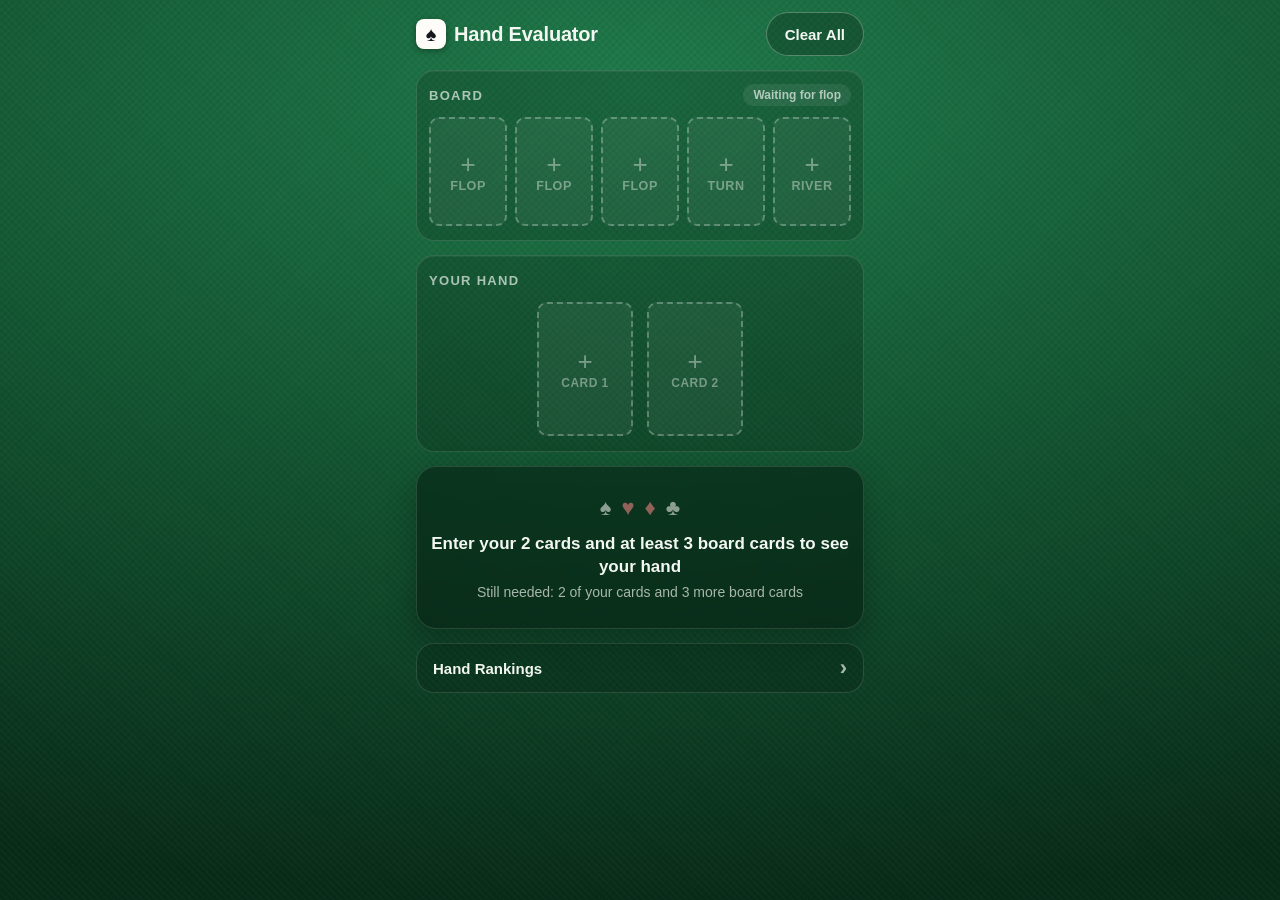
<file: index.html>
<!DOCTYPE html>
<html lang="en">
<head>
  <meta charset="utf-8">
  <meta name="viewport" content="width=device-width, initial-scale=1, maximum-scale=1, user-scalable=no, viewport-fit=cover">
  <title>Poker Hand Evaluator</title>
  <meta name="description" content="Four-deck poker hand evaluator: enter your 2 cards and the board to see your official hand and your House Points.">

  <!-- PWA / iPhone -->
  <meta name="theme-color" content="#0c3a22">
  <meta name="apple-mobile-web-app-capable" content="yes">
  <meta name="mobile-web-app-capable" content="yes">
  <meta name="apple-mobile-web-app-status-bar-style" content="black-translucent">
  <meta name="apple-mobile-web-app-title" content="Poker Hand">
  <meta name="format-detection" content="telephone=no">
  <link rel="apple-touch-icon" href="icons/apple-touch-icon.png">
  <link rel="icon" type="image/png" sizes="32x32" href="icons/favicon-32.png">
  <link rel="manifest" href="manifest.json">

  <link rel="stylesheet" href="styles.css">
</head>
<body>
  <main class="app">
    <header class="topbar">
      <h1><span class="logo" aria-hidden="true">&#x2660;&#xFE0E;</span> Hand Evaluator</h1>
      <button type="button" class="btn-clear" id="clear-all">Clear All</button>
    </header>

    <section class="zone" aria-labelledby="board-title">
      <div class="zone-head">
        <h2 id="board-title">Board</h2>
        <span class="stage-chip" id="stage-chip">Waiting for flop</span>
      </div>
      <div class="slots slots-board" id="board-slots"></div>
    </section>

    <section class="zone zone-hand" aria-labelledby="hand-title">
      <div class="zone-head">
        <h2 id="hand-title">Your Hand</h2>
      </div>
      <div class="slots slots-hand" id="hand-slots"></div>
    </section>

    <section class="result-wrap" id="result" aria-live="polite">
      <div class="res-hint" id="res-hint">
        <div class="hint-suits" aria-hidden="true">
          <span>&#x2660;&#xFE0E;</span><span class="red">&#x2665;&#xFE0E;</span><span class="red">&#x2666;&#xFE0E;</span><span>&#x2663;&#xFE0E;</span>
        </div>
        <p class="hint-main">Enter your 2 cards and at least 3 board cards to see your hand</p>
        <p class="hint-sub" id="hint-sub"></p>
      </div>

      <div class="result panel-official" id="res-body" hidden>
        <div class="panel-label">Official Ranking</div>
        <div class="res-top">
          <span class="res-stage" id="res-stage"></span>
          <span class="chip-up" id="chip-up" hidden></span>
        </div>
        <div class="res-name" id="res-name"></div>
        <div class="res-desc" id="res-desc"></div>
        <div class="res-meter">
          <div class="res-score"><strong id="res-rank">0</strong> <span id="res-rank-max">out of 10</span></div>
          <div class="bar" id="res-bar" aria-hidden="true"></div>
        </div>
        <div class="res-best-label">Your best 5 cards</div>
        <div class="res-cards" id="res-cards"></div>
        <p class="res-note" id="res-note" hidden></p>
      </div>

      <div class="result panel-house" id="house-body" hidden>
        <div class="panel-label">House Points</div>
        <div class="house-top">
          <div class="house-total"><strong id="house-total">0</strong><span>points</span></div>
          <span class="chip-up" id="house-chip-up" hidden></span>
        </div>
        <p class="house-empty" id="house-empty" hidden>No House Points on this hand yet.</p>
        <ol class="house-breakdown" id="house-breakdown"></ol>
      </div>
    </section>

    <details class="cheat" id="cheat">
      <summary>Hand Rankings</summary>
      <ol class="cheat-list" id="cheat-list"></ol>
    </details>
  </main>

  <!-- Bottom-sheet picker (rank &#x2192; suit, or change/remove) -->
  <div class="backdrop" id="backdrop" aria-hidden="true">
    <div class="sheet" id="sheet" role="dialog" aria-modal="true" aria-labelledby="sheet-title">
      <div class="sheet-grip" aria-hidden="true"></div>
      <div class="sheet-head">
        <button type="button" class="sheet-btn" id="sheet-back" aria-label="Back">&#x2039; Back</button>
        <div class="sheet-titles">
          <h3 id="sheet-title"></h3>
          <p id="sheet-sub"></p>
        </div>
        <button type="button" class="sheet-btn sheet-close" id="sheet-close" aria-label="Close">&#x2715;</button>
      </div>
      <div class="sheet-body" id="sheet-body"></div>
    </div>
  </div>

  <script src="evaluator.js"></script>
  <script src="scoring.js"></script>
  <script src="app.js"></script>
</body>
</html>
</file>
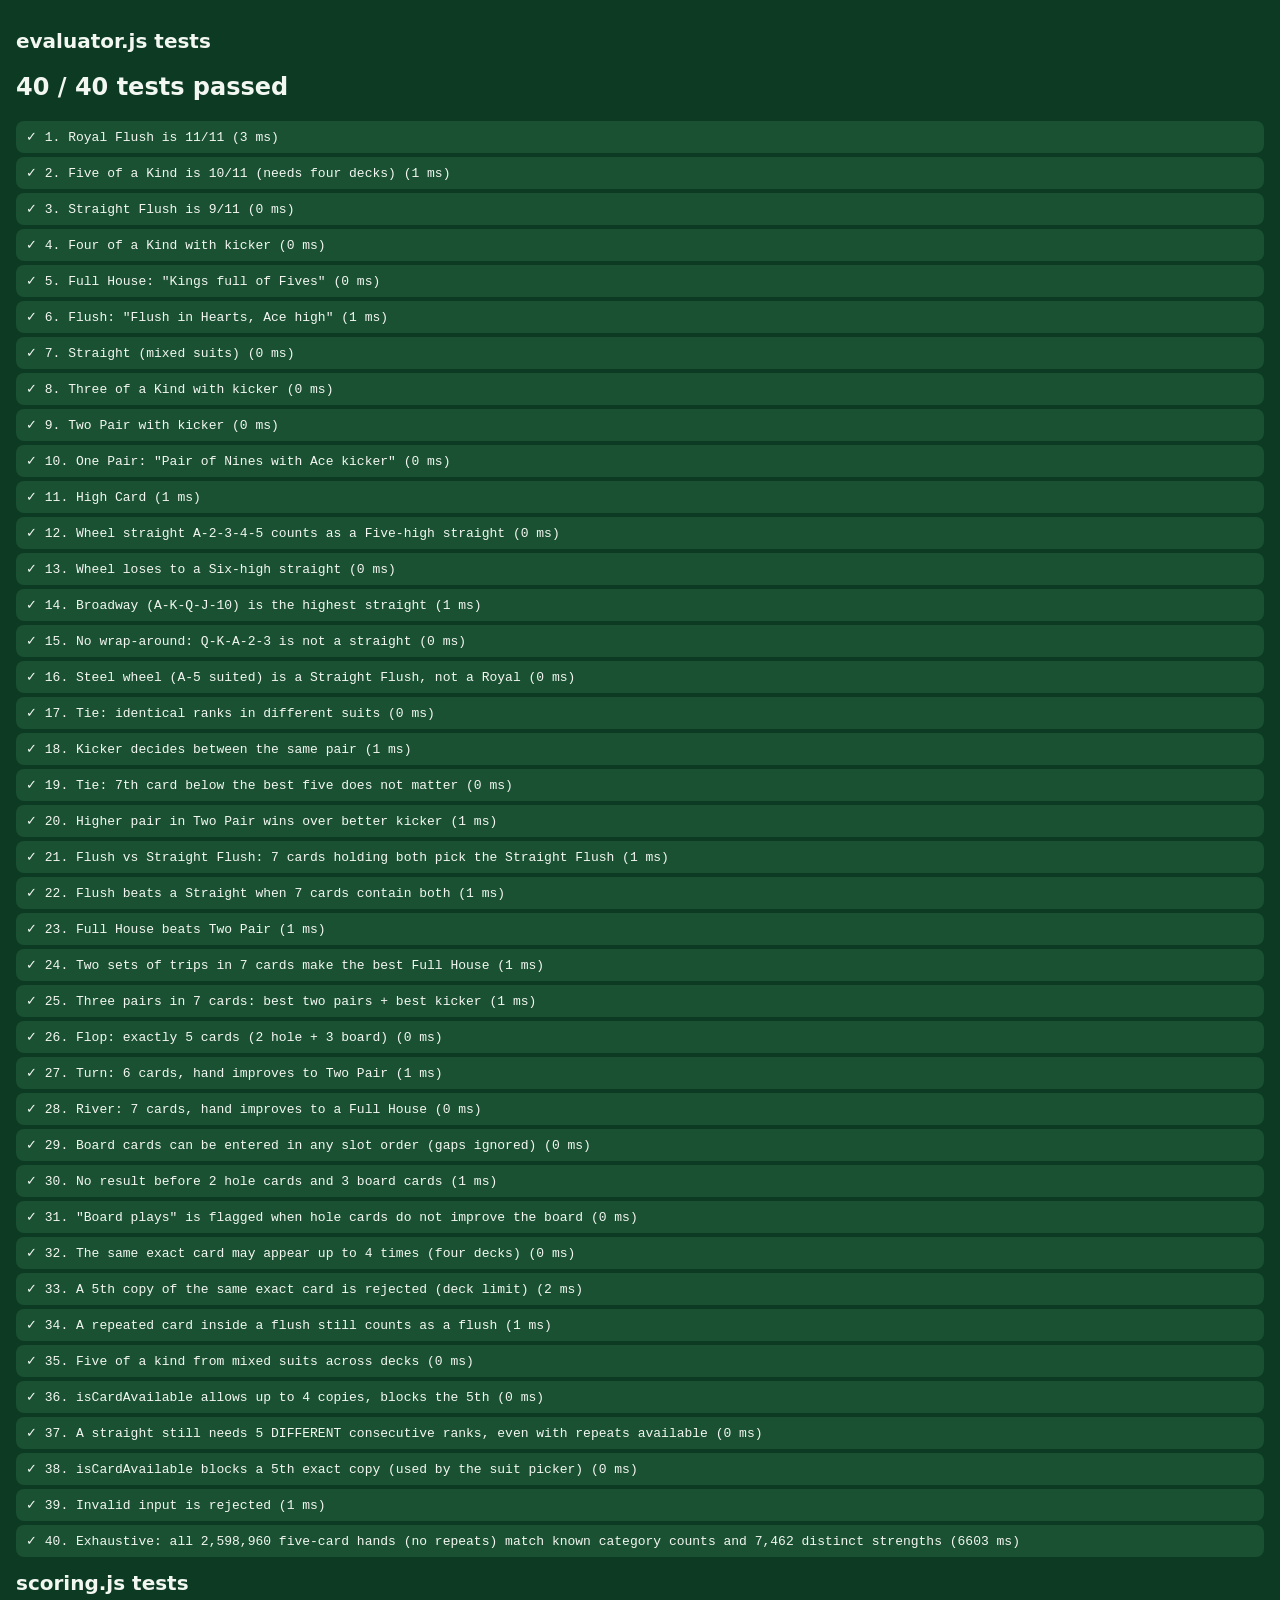
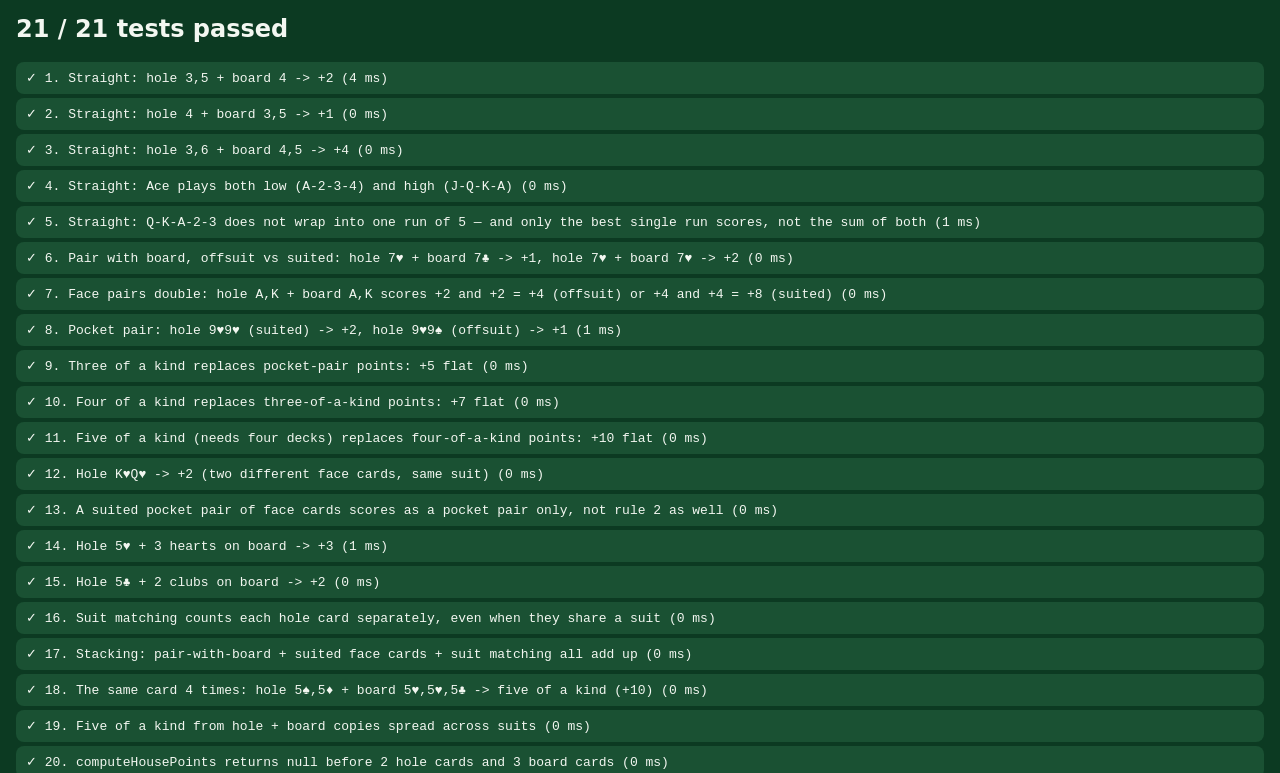
<file: tests/index.html>
<!DOCTYPE html>
<html lang="en">
<head>
  <meta charset="utf-8">
  <meta name="viewport" content="width=device-width, initial-scale=1">
  <title>Evaluator & Scoring Tests</title>
  <style>
    body { font-family: -apple-system, system-ui, sans-serif; background: #0c3a22; color: #f3f7f1; margin: 0; padding: 16px; }
    h1 { font-size: 20px; }
    pre { white-space: pre-wrap; margin: 4px 0; padding: 8px 10px; border-radius: 8px; font-size: 13px; }
    .ok { background: rgba(126, 240, 174, 0.12); }
    .fail { background: rgba(255, 110, 110, 0.25); }
  </style>
</head>
<body>
  <h1>evaluator.js tests</h1>
  <div id="results">Running&#x2026; (the exhaustive test takes a few seconds)</div>
  <h1>scoring.js tests</h1>
  <div id="scoring-results">Running&#x2026;</div>
  <script src="../evaluator.js"></script>
  <script src="../scoring.js"></script>
  <script>
    setTimeout(function () {
      var a = document.createElement('script'); a.src = 'evaluator.test.js'; document.body.appendChild(a);
      var b = document.createElement('script'); b.src = 'scoring.test.js'; document.body.appendChild(b);
    }, 50);
  </script>
</body>
</html>
</file>
<file: styles.css>
:root {
  --felt-hi: #1f7a4a;
  --felt: #125330;
  --felt-lo: #082b18;
  --ink: #f3f7f1;
  --muted: rgba(243, 247, 241, 0.68);
  --faint: rgba(243, 247, 241, 0.42);
  --line: rgba(255, 255, 255, 0.13);
  --panel: rgba(3, 22, 12, 0.5);
  --gold: #f2c14e;
  --gold-soft: rgba(242, 193, 78, 0.16);
  --up: #7ef0ae;
  --card-bg: #fdfcf8;
  --card-edge: #d9d6cc;
  --card-red: #d0243a;
  --card-black: #15171c;
  --sheet-bg: #0f2b1c;

  --safe-t: env(safe-area-inset-top, 0px);
  --safe-r: env(safe-area-inset-right, 0px);
  --safe-b: env(safe-area-inset-bottom, 0px);
  --safe-l: env(safe-area-inset-left, 0px);
}

* { box-sizing: border-box; -webkit-tap-highlight-color: transparent; }

html {
  -webkit-text-size-adjust: 100%;
  text-size-adjust: 100%;
  background: var(--felt-lo);
}

body {
  margin: 0;
  min-height: 100vh;
  min-height: 100dvh;
  font-family: -apple-system, BlinkMacSystemFont, "SF Pro Text", "Segoe UI", Roboto, "Helvetica Neue", sans-serif;
  color: var(--ink);
  touch-action: manipulation;          /* no double-tap zoom */
  -webkit-user-select: none;
  user-select: none;
  -webkit-touch-callout: none;
  overscroll-behavior-y: none;
}

/* Felt: a fixed layer (background-attachment: fixed is broken on iOS). */
body::before {
  content: "";
  position: fixed;
  inset: 0;
  z-index: -1;
  background:
    repeating-linear-gradient(45deg, rgba(255, 255, 255, 0.018) 0 2px, transparent 2px 5px),
    repeating-linear-gradient(-45deg, rgba(0, 0, 0, 0.05) 0 2px, transparent 2px 5px),
    radial-gradient(130% 90% at 50% 10%, var(--felt-hi) 0%, var(--felt) 50%, var(--felt-lo) 100%);
}

body.sheet-open { overflow: hidden; }

button {
  font: inherit;
  color: inherit;
  cursor: pointer;
  touch-action: manipulation;
}

.app {
  max-width: 480px;
  margin: 0 auto;
  padding:
    calc(var(--safe-t) + 12px)
    calc(var(--safe-r) + 16px)
    calc(var(--safe-b) + 28px)
    calc(var(--safe-l) + 16px);
  display: flex;
  flex-direction: column;
  gap: 14px;
}

/* ---------- Top bar ---------- */

.topbar {
  display: flex;
  align-items: center;
  justify-content: space-between;
  gap: 12px;
  min-height: 44px;
}

.topbar h1 {
  margin: 0;
  font-size: 20px;
  font-weight: 750;
  letter-spacing: -0.01em;
  display: flex;
  align-items: center;
  gap: 8px;
}

.logo {
  display: inline-grid;
  place-items: center;
  width: 30px;
  height: 30px;
  border-radius: 8px;
  background: var(--card-bg);
  color: var(--card-black);
  font-size: 20px;
  box-shadow: 0 2px 6px rgba(0, 0, 0, 0.35);
}

.btn-clear {
  min-height: 44px;
  min-width: 44px;
  padding: 0 18px;
  border-radius: 999px;
  border: 1px solid rgba(255, 255, 255, 0.28);
  background: rgba(0, 0, 0, 0.22);
  font-weight: 650;
  font-size: 15px;
}
.btn-clear:active { background: rgba(255, 255, 255, 0.14); }

/* ---------- Zones & slots ---------- */

.zone {
  background: rgba(0, 0, 0, 0.16);
  border: 1px solid var(--line);
  border-radius: 18px;
  padding: 10px 12px 14px;
  box-shadow: inset 0 1px 0 rgba(255, 255, 255, 0.05);
}

.zone-head {
  display: flex;
  align-items: center;
  justify-content: space-between;
  min-height: 28px;
  margin-bottom: 8px;
}

.zone h2 {
  margin: 0;
  font-size: 13px;
  font-weight: 700;
  letter-spacing: 0.1em;
  text-transform: uppercase;
  color: var(--muted);
}

.stage-chip {
  font-size: 12px;
  font-weight: 650;
  padding: 4px 10px;
  border-radius: 999px;
  background: rgba(255, 255, 255, 0.08);
  color: var(--muted);
}
.stage-chip.live { background: var(--gold-soft); color: var(--gold); }

.slots { display: grid; gap: 8px; }
.slots-board { grid-template-columns: repeat(5, minmax(0, 1fr)); }
.slots-hand {
  grid-template-columns: repeat(2, minmax(0, 96px));
  justify-content: center;
  gap: 14px;
}

.slot {
  position: relative;
  aspect-ratio: 5 / 7;
  min-height: 44px;
  padding: 0;
  border: 0;
  border-radius: 10px;
  container-type: inline-size;
  transition: transform 0.25s ease, box-shadow 0.25s ease, opacity 0.25s ease, filter 0.25s ease;
}
.slot:active { transform: scale(0.96); }

.slot.empty {
  background: rgba(255, 255, 255, 0.05);
  border: 2px dashed rgba(255, 255, 255, 0.28);
  color: var(--faint);
  display: flex;
  flex-direction: column;
  align-items: center;
  justify-content: center;
  gap: 2px;
}
.slot.empty .plus { font-size: 26px; line-height: 1; font-weight: 300; }
.slot.empty .lbl {
  font-size: 10px;
  font-size: 17cqw;
  font-weight: 650;
  letter-spacing: 0.04em;
  text-transform: uppercase;
}
.slots-hand .slot.empty .lbl { font-size: 12px; font-size: 13cqw; }

/* Highlight the best five among the cards on screen. */
.slot.in-best {
  transform: translateY(-4px);
  box-shadow: 0 0 0 3px var(--gold), 0 10px 20px rgba(0, 0, 0, 0.45);
}
.slot.not-best { opacity: 0.45; filter: saturate(0.5); }

/* ---------- Card face (CSS only) ---------- */

.card {
  position: relative;
  width: 100%;
  height: 100%;
  border-radius: 10px;
  background: linear-gradient(160deg, #ffffff 0%, var(--card-bg) 60%, #f1efe7 100%);
  border: 1px solid var(--card-edge);
  box-shadow: 0 3px 8px rgba(0, 0, 0, 0.35);
  color: var(--card-black);
  container-type: inline-size;
  overflow: hidden;
}
.card.red { color: var(--card-red); }

.card .corner {
  position: absolute;
  top: 6%;
  left: 9%;
  display: flex;
  flex-direction: column;
  align-items: center;
  line-height: 0.95;
  font-weight: 750;
  letter-spacing: -0.04em;
}
.card .corner .r { font-size: 16px; font-size: 30cqw; }
.card .corner .s { font-size: 12px; font-size: 22cqw; }
.card .pip {
  position: absolute;
  right: 8%;
  bottom: 4%;
  font-size: 30px;
  font-size: 56cqw;
  line-height: 1;
}

/* ---------- Result panels ---------- */

.result-wrap { display: flex; flex-direction: column; gap: 14px; }

.result {
  position: relative;
  background: var(--panel);
  border: 1px solid var(--line);
  border-radius: 20px;
  padding: 18px 18px 20px;
  min-height: 190px;
  -webkit-backdrop-filter: blur(6px);
  backdrop-filter: blur(6px);
  box-shadow: 0 12px 30px rgba(0, 0, 0, 0.25);
}

.res-hint {
  text-align: center;
  padding: 28px 6px;
  background: var(--panel);
  border: 1px solid var(--line);
  border-radius: 20px;
  -webkit-backdrop-filter: blur(6px);
  backdrop-filter: blur(6px);
  box-shadow: 0 12px 30px rgba(0, 0, 0, 0.25);
}

.panel-label {
  font-size: 12px;
  font-weight: 700;
  letter-spacing: 0.1em;
  text-transform: uppercase;
  color: var(--gold);
  margin-bottom: 2px;
}
.hint-suits { display: flex; justify-content: center; gap: 10px; font-size: 22px; opacity: 0.55; }
.hint-suits .red { color: #ff8a8a; }
.hint-main { margin: 12px 0 6px; font-size: 17px; font-weight: 600; line-height: 1.35; }
.hint-sub { margin: 0; font-size: 14px; color: var(--muted); }

.res-top { display: flex; align-items: center; justify-content: space-between; gap: 8px; min-height: 26px; }
.res-stage {
  font-size: 12px;
  font-weight: 700;
  letter-spacing: 0.08em;
  text-transform: uppercase;
  color: var(--gold);
}
.chip-up {
  font-size: 12px;
  font-weight: 700;
  padding: 4px 10px;
  border-radius: 999px;
  background: rgba(126, 240, 174, 0.14);
  color: var(--up);
  white-space: nowrap;
}

.res-name {
  margin-top: 4px;
  font-size: 38px;
  font-size: clamp(30px, 10vw, 42px);
  font-weight: 800;
  letter-spacing: -0.025em;
  line-height: 1.05;
}
.res-desc { margin-top: 6px; font-size: 17px; color: var(--muted); line-height: 1.35; }

.res-meter { margin-top: 16px; }
.res-score { font-size: 15px; color: var(--muted); margin-bottom: 8px; }
.res-score strong { font-size: 22px; color: var(--ink); font-weight: 800; }

.bar { display: grid; grid-template-columns: repeat(10, 1fr); gap: 4px; }
.bar .seg {
  height: 10px;
  border-radius: 3px;
  background: rgba(255, 255, 255, 0.1);
  transition: background-color 0.35s ease, box-shadow 0.35s ease;
}
.bar .seg.on { background: var(--seg); box-shadow: 0 0 8px var(--seg); }

.res-best-label {
  margin-top: 18px;
  font-size: 12px;
  font-weight: 700;
  letter-spacing: 0.08em;
  text-transform: uppercase;
  color: var(--faint);
}
.res-cards {
  margin-top: 8px;
  display: grid;
  grid-template-columns: repeat(5, minmax(0, 54px));
  gap: 8px;
}
.res-cards .card { aspect-ratio: 5 / 7; height: auto; }

.res-note {
  margin: 14px 0 0;
  padding: 10px 12px;
  border-radius: 12px;
  background: rgba(255, 255, 255, 0.06);
  font-size: 14px;
  color: var(--muted);
  line-height: 1.35;
}

/* Smooth update when the hand changes (applies to both the official and House Points panels). */
.result.changed { animation: res-pop 0.45s cubic-bezier(0.2, 0.8, 0.2, 1); }
.result.changed .res-name,
.result.changed .house-total strong { animation: res-glow 1.2s ease-out; }
@keyframes res-pop {
  0% { opacity: 0.4; transform: translateY(6px) scale(0.985); }
  100% { opacity: 1; transform: none; }
}
@keyframes res-glow {
  0% { color: var(--gold); text-shadow: 0 0 18px rgba(242, 193, 78, 0.7); }
  100% { color: var(--ink); text-shadow: none; }
}

/* ---------- House Points panel ---------- */

.house-top { display: flex; align-items: center; justify-content: space-between; gap: 8px; min-height: 26px; }

.house-total {
  margin-top: 4px;
  display: flex;
  align-items: baseline;
  gap: 8px;
}
.house-total strong {
  font-size: 38px;
  font-size: clamp(30px, 10vw, 42px);
  font-weight: 800;
  letter-spacing: -0.025em;
  line-height: 1.05;
  color: var(--up);
}
.house-total span { font-size: 15px; color: var(--muted); font-weight: 650; }

.house-empty { margin: 14px 0 0; font-size: 15px; color: var(--muted); line-height: 1.4; }

.house-breakdown {
  list-style: none;
  margin: 16px 0 0;
  padding: 0;
  display: flex;
  flex-direction: column;
  gap: 6px;
}
.house-breakdown li {
  display: flex;
  align-items: baseline;
  justify-content: space-between;
  gap: 10px;
  padding: 9px 12px;
  border-radius: 10px;
  background: rgba(255, 255, 255, 0.06);
}
.house-line-label { font-size: 14px; color: var(--ink); line-height: 1.3; }
.house-line-points { font-size: 15px; font-weight: 750; color: var(--up); white-space: nowrap; }

/* ---------- Cheat sheet ---------- */

.cheat {
  background: rgba(0, 0, 0, 0.16);
  border: 1px solid var(--line);
  border-radius: 18px;
  overflow: hidden;
}
.cheat summary {
  min-height: 48px;
  display: flex;
  align-items: center;
  justify-content: space-between;
  padding: 0 16px;
  font-weight: 650;
  font-size: 15px;
  cursor: pointer;
  list-style: none;
}
.cheat summary::-webkit-details-marker { display: none; }
.cheat summary::after { content: "\00203A"; font-size: 22px; color: var(--muted); transition: transform 0.2s ease; }
.cheat[open] summary::after { transform: rotate(90deg); }

.cheat-list { list-style: none; margin: 0; padding: 0 10px 12px; }
.cheat-list li {
  display: grid;
  grid-template-columns: 44px 1fr;
  align-items: center;
  gap: 2px 10px;
  padding: 8px 8px;
  border-radius: 10px;
}
.cheat-list .num {
  grid-row: span 2;
  font-weight: 800;
  font-size: 14px;
  color: var(--muted);
  text-align: center;
}
.cheat-list .nm { font-weight: 650; font-size: 15px; }
.cheat-list .ex { font-size: 13px; color: var(--faint); }
.cheat-list li.current { background: var(--gold-soft); box-shadow: inset 0 0 0 1px var(--gold); }
.cheat-list li.current .num, .cheat-list li.current .nm { color: var(--gold); }

/* ---------- Bottom sheet ---------- */

.backdrop {
  position: fixed;
  inset: 0;
  z-index: 50;
  display: flex;
  align-items: flex-end;
  justify-content: center;
  background: rgba(0, 0, 0, 0.55);
  opacity: 0;
  visibility: hidden;
  transition: opacity 0.22s ease, visibility 0s linear 0.22s;
}
.backdrop.open { opacity: 1; visibility: visible; transition: opacity 0.22s ease; }

.sheet {
  width: 100%;
  max-width: 480px;
  background: var(--sheet-bg);
  border-top: 1px solid var(--line);
  border-radius: 22px 22px 0 0;
  padding:
    6px
    calc(var(--safe-r) + 16px)
    calc(var(--safe-b) + 20px)
    calc(var(--safe-l) + 16px);
  box-shadow: 0 -10px 30px rgba(0, 0, 0, 0.4);
  transform: translateY(100%);
  transition: transform 0.28s cubic-bezier(0.2, 0.8, 0.2, 1);
}
.backdrop.open .sheet { transform: translateY(0); }

.sheet-grip { width: 38px; height: 5px; border-radius: 3px; background: rgba(255, 255, 255, 0.22); margin: 4px auto 6px; }

.sheet-head {
  display: grid;
  grid-template-columns: 76px 1fr 76px;
  align-items: center;
  margin-bottom: 12px;
}
.sheet-titles { text-align: center; }
.sheet-titles h3 { margin: 0; font-size: 18px; font-weight: 700; }
.sheet-titles p { margin: 2px 0 0; font-size: 13px; color: var(--muted); }

.sheet-btn {
  min-height: 44px;
  min-width: 44px;
  border: 0;
  background: transparent;
  color: var(--gold);
  font-size: 16px;
  font-weight: 600;
  text-align: left;
  padding: 0 4px;
}
.sheet-btn[hidden] { display: block; visibility: hidden; }
.sheet-close { text-align: right; color: var(--muted); font-size: 18px; }

.rank-grid { display: grid; grid-template-columns: repeat(5, minmax(0, 1fr)); gap: 8px; }
.rank-btn {
  min-height: 58px;
  border: 0;
  border-radius: 12px;
  background: var(--card-bg);
  color: var(--card-black);
  font-size: 24px;
  font-weight: 750;
  box-shadow: 0 2px 0 var(--card-edge);
}
.rank-btn:active:not(:disabled) { transform: translateY(1px); background: #fff3cf; }
.rank-btn:disabled { opacity: 0.28; cursor: not-allowed; }

.suit-grid { display: grid; grid-template-columns: repeat(2, minmax(0, 1fr)); gap: 10px; }
.suit-btn {
  position: relative;
  min-height: 96px;
  border: 0;
  border-radius: 14px;
  background: var(--card-bg);
  color: var(--card-black);
  display: flex;
  flex-direction: column;
  align-items: center;
  justify-content: center;
  gap: 2px;
  box-shadow: 0 2px 0 var(--card-edge);
}
.suit-btn.red { color: var(--card-red); }
.suit-btn .big { font-size: 34px; font-weight: 750; line-height: 1; }
.suit-btn .name { font-size: 14px; font-weight: 600; color: #5a5d63; }
.suit-btn:active:not(:disabled) { transform: translateY(1px); background: #fff3cf; }
.suit-btn:disabled { opacity: 0.35; cursor: not-allowed; }
.suit-btn .tag {
  position: absolute;
  top: 8px;
  right: 8px;
  font-size: 11px;
  font-weight: 700;
  padding: 2px 7px;
  border-radius: 999px;
  background: #e6e3da;
  color: #55585e;
}
.suit-btn.current { box-shadow: 0 0 0 3px var(--gold); }

.tag-stack {
  position: absolute;
  top: 8px;
  right: 8px;
  display: flex;
  flex-direction: column;
  align-items: flex-end;
  gap: 4px;
}
.tag-stack .tag { position: static; }

.action-card { width: 84px; margin: 0 auto 16px; aspect-ratio: 5 / 7; }
.action-list { display: grid; gap: 10px; }
.action-btn {
  min-height: 52px;
  border-radius: 14px;
  border: 1px solid var(--line);
  background: rgba(255, 255, 255, 0.07);
  font-size: 17px;
  font-weight: 650;
}
.action-btn.danger { color: #ff8c8c; }
.action-btn:active { background: rgba(255, 255, 255, 0.14); }

@media (prefers-reduced-motion: reduce) {
  *, *::before, *::after { animation: none !important; transition: none !important; }
}
</file>
